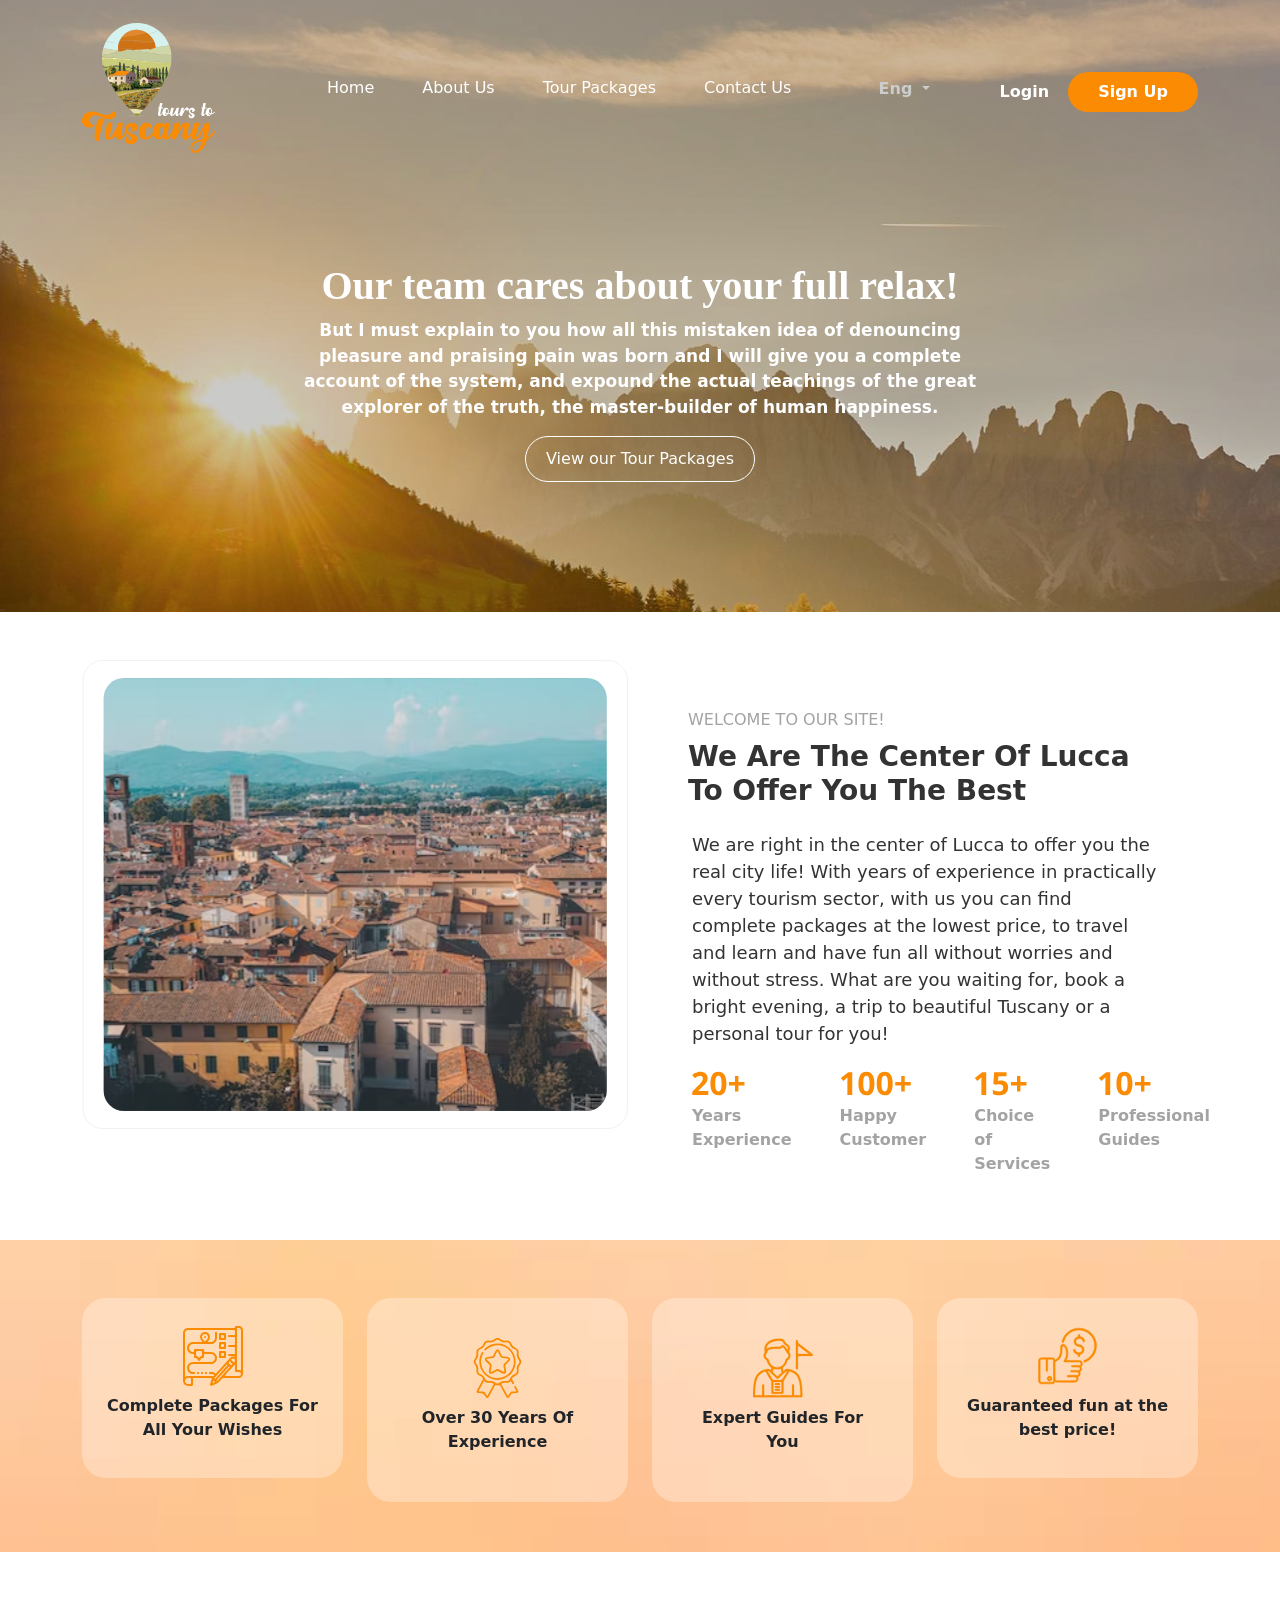
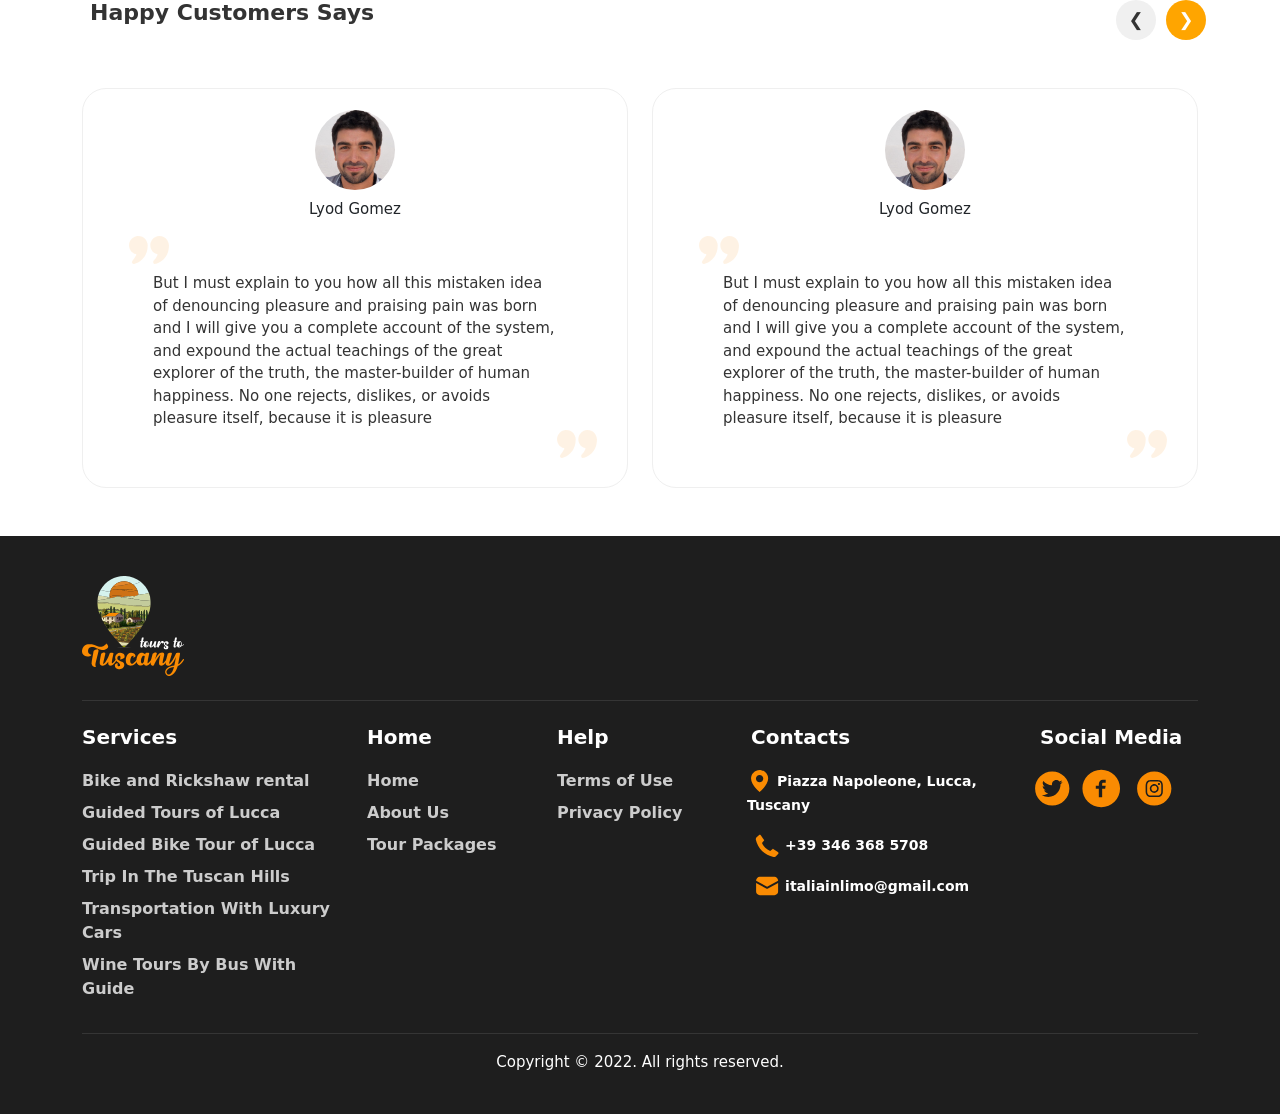
<file: about.html>
<!DOCTYPE html>
<html lang="en">
<head>
    <meta charset="UTF-8">
    <meta name="viewport" content="width=device-width, initial-scale=1.0">
    <title>About Us</title>
     <link rel="stylesheet" href="assets/css/style.css">
     <link href="https://cdn.jsdelivr.net/npm/bootstrap@5.3.6/dist/css/bootstrap.min.css" rel="stylesheet"
        integrity="sha384-4Q6Gf2aSP4eDXB8Miphtr37CMZZQ5oXLH2yaXMJ2w8e2ZtHTl7GptT4jmndRuHDT" crossorigin="anonymous">
    <link rel="stylesheet" href="https://cdn.jsdelivr.net/npm/bootstrap-icons@1.11.3/font/bootstrap-icons.css">
</head>
<body>
    <div class="second-bg-img">
          <nav class="navbar navbar-expand-lg">
  <div class="container">
    <a class="navbar-brand" href="#">
        <img class="logo-img" src="assets/images/logo (2).svg" alt="">
    </a>
    <button class="navbar-toggler" type="button" data-bs-toggle="collapse" data-bs-target="#navbarSupportedContent" aria-controls="navbarSupportedContent" aria-expanded="false" aria-label="Toggle navigation">
      <span class="navbar-toggler-icon"></span>
    </button>
    <div class="collapse navbar-collapse" id="navbarSupportedContent">
      <ul class="navbar-nav me-auto mb-2 mb-lg-0 nav-ul ms-5">
        <li class="ms-5">Home</li>
        <li class="ms-5">About Us</li>
        <li class="ms-5">Tour Packages</li>
        <li class="ms-5">Contact Us</li>
      </ul>
      <form class="d-flex" role="search">
        <div class="dropdown dropdown-style-set">
            <a class="dropdown-style dropdown-toggle" href="#" role="button" data-bs-toggle="dropdown" aria-expanded="false">
                 <spa class="eng"> Eng</span>
            </a>

                <ul class="dropdown-menu">
                    <li><a class="dropdown-item" href="#">Action</a></li>
                    <li><a class="dropdown-item" href="#">Another action</a></li>
                   <li><a class="dropdown-item" href="#">Something else here</a></li>
                </ul>
            </div>
            <div class="ms-5">
                 <button class="login-btn  ">Login</button>
                <button class="sign-up-btn ms-2">Sign Up</button>
            </div>
      </form>
    </div>
  </div>
</nav>

  <section class="mt-5">
        <div class="container">
            <div class="row">
                <div class="text-center mt-5">
                    <h1 class="section-heading-1">Our team cares about your full relax!</h1>
                </div>
                <p class="Enjoy-para-1">But I must explain to you how all this mistaken idea of denouncing <br> pleasure and praising pain was born and I will give you a complete <br> account of the system, and expound the actual teachings of the great <br> explorer of the truth, the master-builder of human happiness.</p>
               <div class="text-center">
                 <button class="veiw-btn">View our Tour Packages</button>
               </div>
            </div>
        </div>
    </section>
    </div>


     <section class="mt-5">
        <div class="container">
            <div class="row">
                <div class="col-lg-6">
                    <div>
                        <img class="w-100" src="assets/images/image (14).svg" alt="">
                    </div>
                </div>
                <div class="col-lg-6 mt-5 px-5">
                    <span class="site-para">WELCOME TO OUR SITE!</span>
                    <h5 class="visit-heading mt-2">We Are The Center Of Lucca To Offer You The Best</h5>
                    <p class="after-para mt-4 mx-1">We are right in the center of Lucca to offer you the real city life! With years of experience in practically every tourism sector, with us you can find complete packages at the lowest price, to travel and learn and have fun all without worries and without stress. What are you waiting for, book a bright evening, a trip to beautiful Tuscany or a personal tour for you!</p>

                    <div class="d-flex mt-4 mx-1">
                        <div class="">
                        <img src="assets/images/20+.svg" alt="">
                        <p class="years-para mt-2">Years <br> Experience</p>
                    </div>

                    <div class="ms-5">
                        <img src="assets/images/100+.svg" alt="">
                        <p class="years-para mt-2">Happy <br> Customer</p>
                    </div>


                    <div class="ms-5">
                        <img src="assets/images/15+.svg" alt="">
                        <p class="years-para mt-2">Choice of <br> Services</p>
                    </div>


                    <div class="ms-5">
                        <img src="assets/images/10+.svg" alt="">
                        <p class="years-para mt-2">Professional <br> Guides</p>
                    </div>
                    </div>
                </div>
            </div>
        </div>
    </section>

    <section class="mt-5">
        <div class="bg-set-img">
            <div class="container">
                <div class="row">
                    <div class="col-lg-3 mt-2">
                        <div class="complete-box text-center">
                            <img class="mt-2" src="assets/images/icon_map-1.svg" alt="">
                            <p class="complete-para mt-2">Complete Packages For All Your Wishes</p>
                        </div>
                    </div>
                    <div class="col-lg-3 mt-2">
                         <div class="complete-box-2 text-center">
                            <img class="mt-2" src="assets/images/icon_experience.svg" alt="">
                            <p class="complete-para mt-2">Over 30 Years Of Experience</p>
                        </div>
                    </div>
                    <div class="col-lg-3 mt-2">
                         <div class="complete-box-1 text-center">
                            <img class="mt-2" src="assets/images/icon_guide-1.svg" alt="">
                            <p class="complete-para mt-2">Expert Guides For You</p>
                        </div>
                    </div>
                    <div class="col-lg-3 mt-2">
                         <div class="complete-box text-center">
                            <img class="mt-2" src="assets/images/icon_best price-1.svg" alt="">
                            <p class="complete-para mt-2">Guaranteed fun at the best price!</p>
                        </div>
                    </div>
                </div>
            </div>
        </div>
    </section>

    <section class="mt-5">
        <div class="container">
            <div class="row">
                <div class="d-flex justify-content-between mx-2">
                  <div>
                    <h5 class="explore-heading">Happy Customers Says </h5>
                </div>

                <div class="nav-buttons">
                    <button class=" prev-btn">&#10094;</button>
                    <button class=" next-btn">&#10095;</button>
                </div>
              </div>

              <div class="col-lg-6 mt-5">
                <div class="big-box-style">
                    <div class="text-center mt-3">
                        <img class="" src="assets/images/Ellipse 4 (1).svg" alt="">
                         <p class="gomez-para mt-2">Lyod Gomez</p>
                    </div>
                    <div class="mx-3">
                        <img class="" src="assets/images/Asset 16 1.svg" alt="">
                        <p class="mx-4 mt-2 but-para mb-0">But I must explain to you how all this mistaken idea of denouncing pleasure and praising pain was born and I will give you a complete account of the system, and expound the actual teachings of the great explorer of the truth, the master-builder of human happiness. No one rejects, dislikes, or avoids pleasure itself, because it is pleasure</p>
                    </div>
                    <div class="text-end mb-4">
                        <img class="" src="assets/images/Asset 16 1.svg" alt="">
                    </div>
                </div>
              </div>
               <div class="col-lg-6 mt-5">
                <div class="big-box-style">
                    <div class="text-center mt-3">
                        <img class="" src="assets/images/Ellipse 4 (1).svg" alt="">
                         <p class="gomez-para mt-2">Lyod Gomez</p>
                    </div>
                    <div class="mx-3">
                        <img class="" src="assets/images/Asset 16 1.svg" alt="">
                        <p class="mx-4 mt-2 but-para mb-0">But I must explain to you how all this mistaken idea of denouncing pleasure and praising pain was born and I will give you a complete account of the system, and expound the actual teachings of the great explorer of the truth, the master-builder of human happiness. No one rejects, dislikes, or avoids pleasure itself, because it is pleasure</p>
                    </div>
                    <div class="text-end mb-4">
                        <img class="" src="assets/images/Asset 16 1.svg" alt="">
                    </div>
                </div>
              </div>
            </div>
        </div>
    </section>


    <footer class="footer mt-5">
    <div class="container">
      <div class="row">
        <div class="col-md-12 d-flex align-items-center ">
          <img class="set-img-3 mb-4" src="assets/images/logo (2).svg" alt="" >
        </div>
      </div>
      <div class=" border-bottom-set">

      </div>

      <div class="row mt-4">
        <div class="col-md-3 col-sm-6">
          <h5 class="service-heading">Services</h5>
          <ul class="list-unstyled">
            <li class="mt-2"><a class=" bike-style" href="#">Bike and Rickshaw rental</a></li>
            <li class="mt-2"><a class=" bike-style" href="#">Guided Tours of Lucca</a></li>
            <li class="mt-2"><a class=" bike-style" href="#">Guided Bike Tour of Lucca</a></li>
            <li class="mt-2"><a class=" bike-style" href="#">Trip In The Tuscan Hills</a></li>
            <li class="mt-2"><a class=" bike-style" href="#">Transportation With Luxury Cars</a></li>
            <li class="mt-2"><a class=" bike-style" href="#">Wine Tours By Bus With Guide</a></li>
          </ul>
        </div>

        <div class="col-md-2 col-sm-6">
          <h5 class="service-heading">Home</h5>
          <ul class="list-unstyled">
            <li class="mt-2"><a class="bike-style" href="#">Home</a></li>
            <li class="mt-2"><a class="bike-style" href="#">About Us</a></li>
            <li class="mt-2"><a class="bike-style" href="#">Tour Packages</a></li>
          </ul>
        </div>

        <div class="col-md-2 col-sm-6">
          <h5 class="service-heading">Help</h5>
          <ul class="list-unstyled">
            <li class="mt-2"><a class="bike-style" href="#">Terms of Use</a></li>
            <li class="mt-2"><a class="bike-style" href="#">Privacy Policy</a></li>
          </ul>
        </div>

        <div class="col-md-3 col-sm-6">
          <h5 class="service-heading mx-1">Contacts</h5>
            <div class="">
                <img class="" src="assets/images/ci_location.svg" alt="">
                <span class="piazza-span ">Piazza Napoleone, Lucca, Tuscany</span>
            </div>

            <div class="mt-3 mx-2">
                <img class="" src="assets/images/clarity_phone-handset-solid.svg" alt="">
                <span class="piazza-span ">+39 346 368 5708</span>
            </div>

            <div class="mt-3 mx-2">
                <img class="" src="assets/images/fluent_mail-16-filled.svg" alt="">
                <span class="piazza-span ">italiainlimo@gmail.com</span>
            </div>
        </div>

        <div class="col-md-2 col-sm-12">
          <h5 class="service-heading mx-2">Social Media</h5>
          <div class=" mt-2">
            <img class="set-img-icon" src="assets/images/ant-design_twitter-circle-filled.svg" alt="">
            <img class="set-img-icon mx-1" src="assets/images/entypo-social_facebook-with-circle.svg" alt="">
            <img class="set-img-icon mx-1" src="assets/images/ant-design_twitter-circle-filled (1).svg" alt="">
        </div>
        </div>
      </div>
      <div class="border-top-set mt-3"></div>
      <div class="text-center mt-3">
            <span class="footer-copyright">Copyright © 2022.  All rights reserved.</span>
        </div>
    </div>
  </footer>
     <script src="https://cdn.jsdelivr.net/npm/bootstrap@5.3.6/dist/js/bootstrap.bundle.min.js"
        integrity="sha384-j1CDi7MgGQ12Z7Qab0qlWQ/Qqz24Gc6BM0thvEMVjHnfYGF0rmFCozFSxQBxwHKO"
        crossorigin="anonymous"></script>
</body>
</html>
</file>
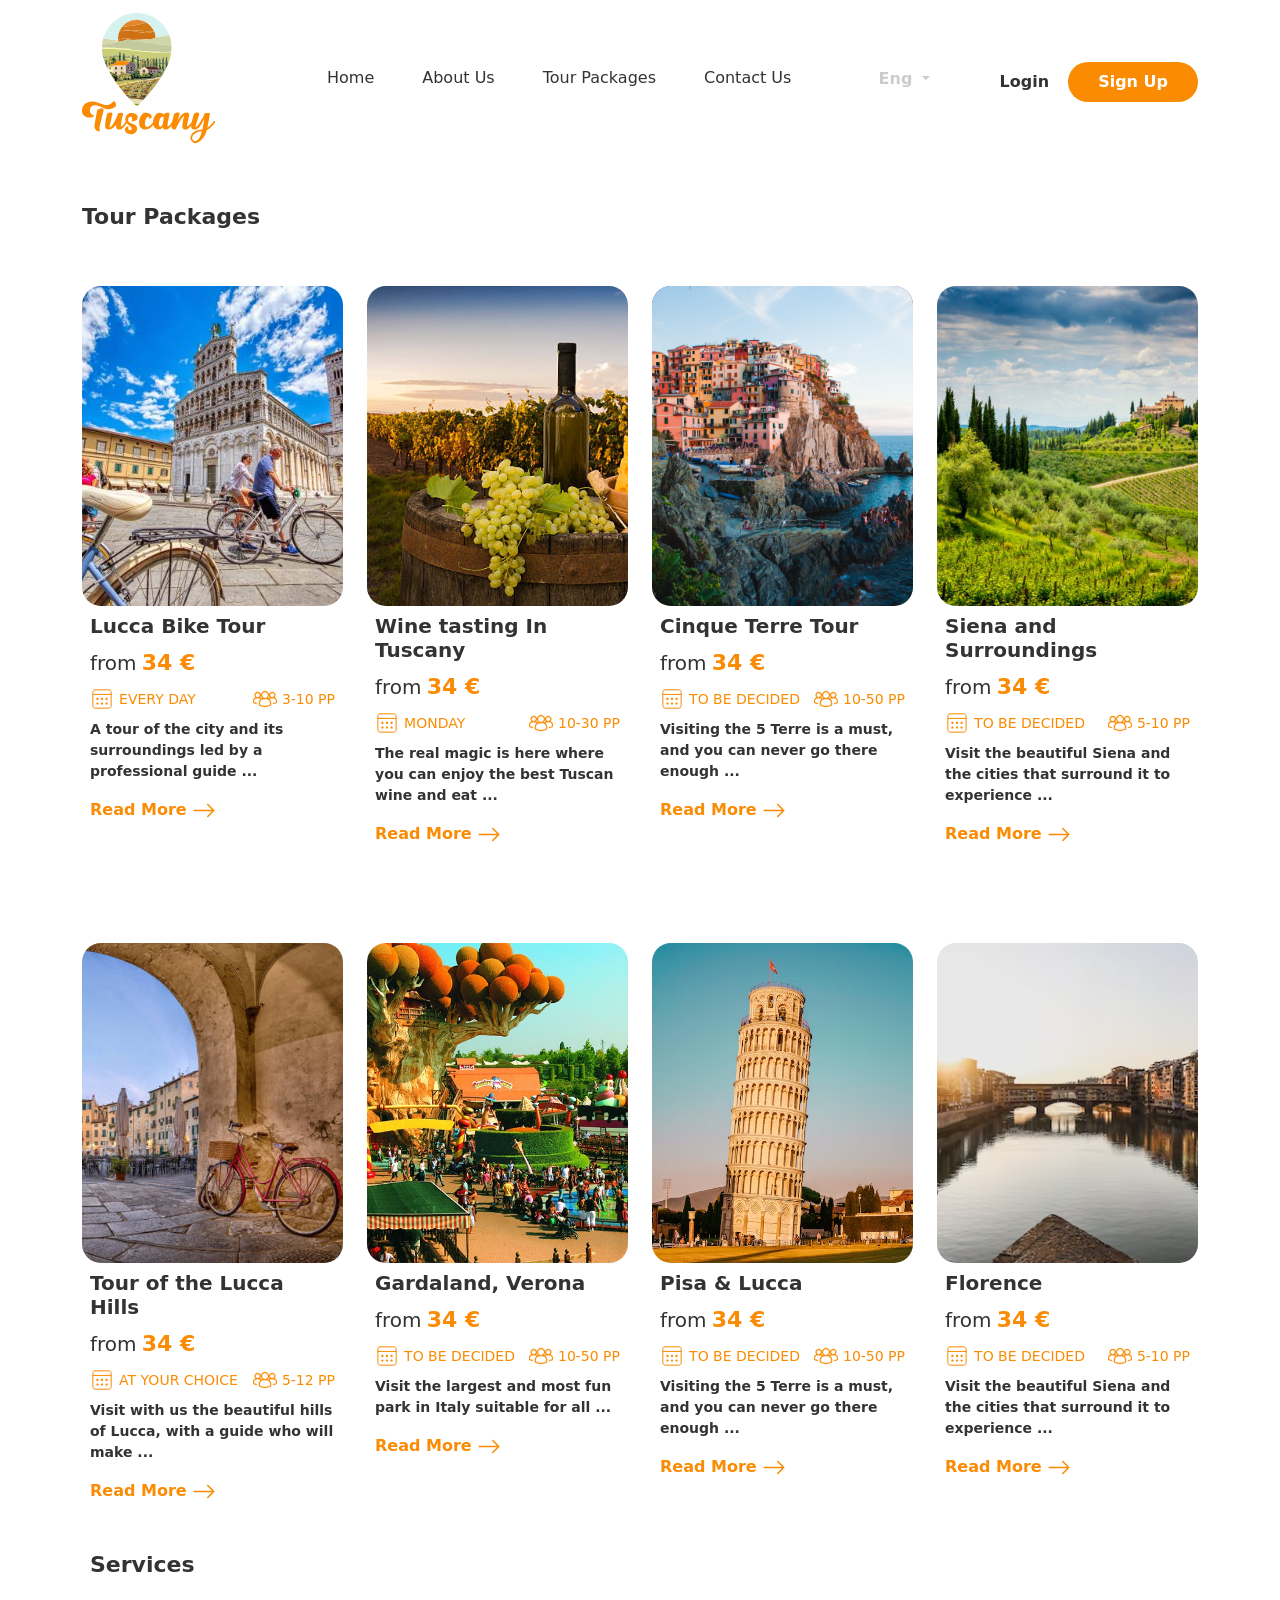
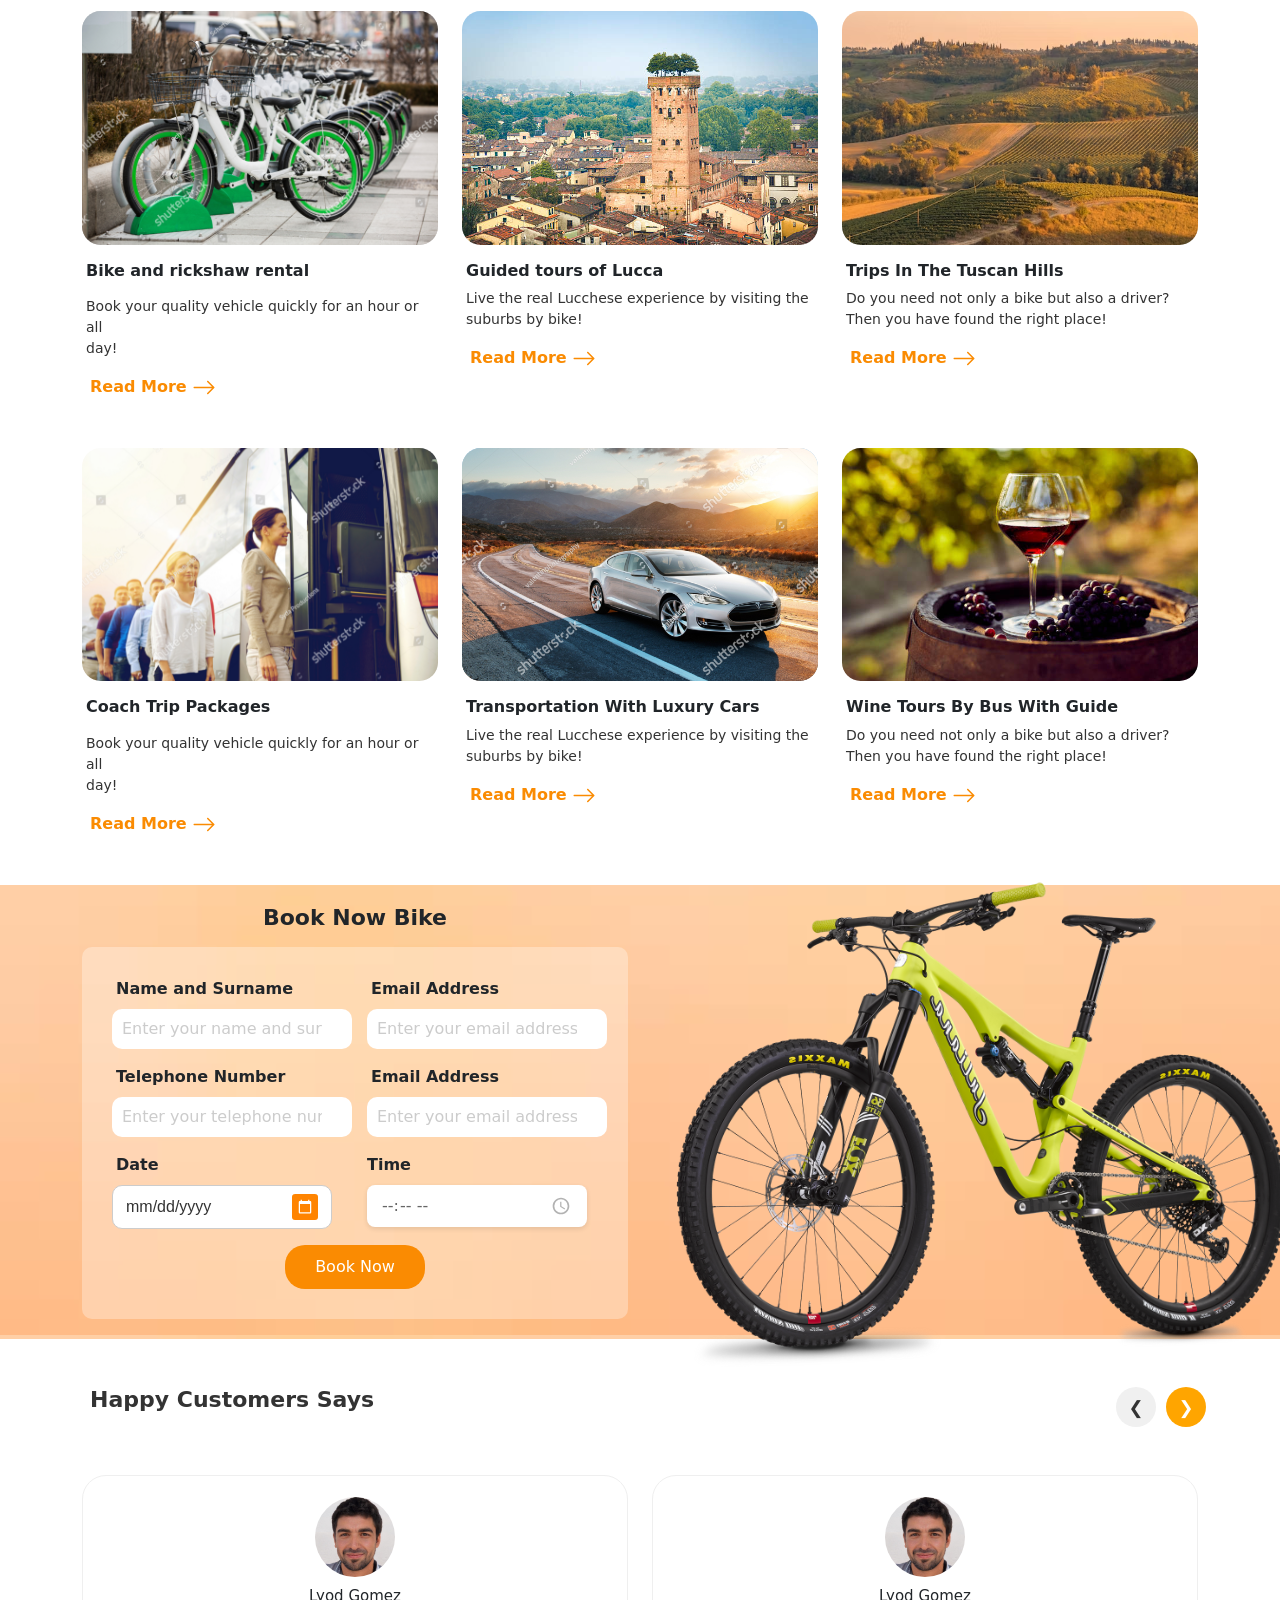
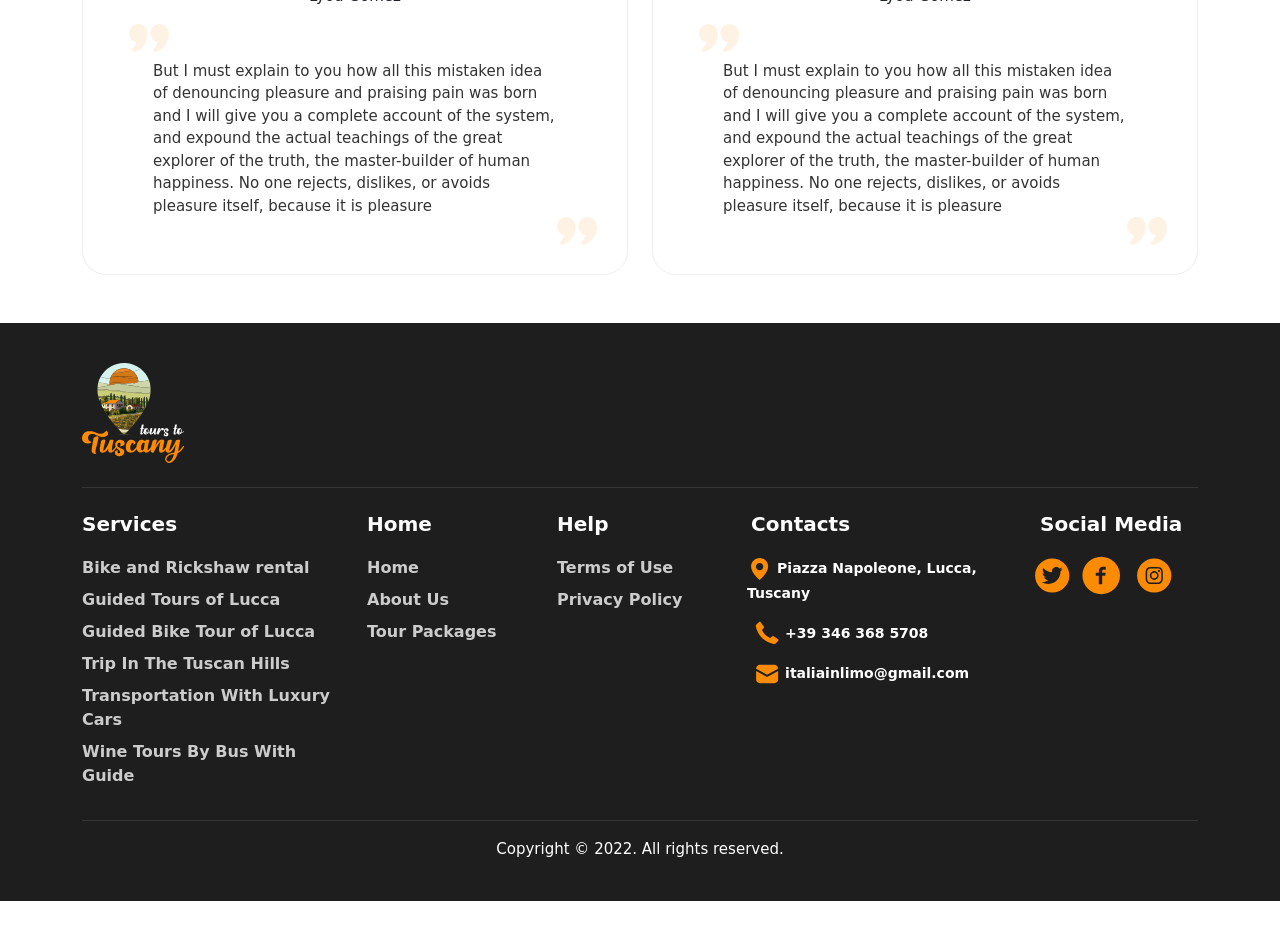
<file: tour-packages.html>
<!DOCTYPE html>
<html lang="en">
<head>
    <meta charset="UTF-8">
    <meta name="viewport" content="width=device-width, initial-scale=1.0">
    <title>Tour Packages</title>
     <link rel="stylesheet" href="assets/css/style.css">
     <link href="https://cdn.jsdelivr.net/npm/bootstrap@5.3.6/dist/css/bootstrap.min.css" rel="stylesheet"
        integrity="sha384-4Q6Gf2aSP4eDXB8Miphtr37CMZZQ5oXLH2yaXMJ2w8e2ZtHTl7GptT4jmndRuHDT" crossorigin="anonymous">
    <link rel="stylesheet" href="https://cdn.jsdelivr.net/npm/bootstrap-icons@1.11.3/font/bootstrap-icons.css">
</head>
<body>

    <nav class="navbar navbar-expand-lg">
  <div class="container">
    <a class="navbar-brand" href="#">
        <img class="logo-img" src="assets/images/logo (2).svg" alt="">
    </a>
    <button class="navbar-toggler" type="button" data-bs-toggle="collapse" data-bs-target="#navbarSupportedContent" aria-controls="navbarSupportedContent" aria-expanded="false" aria-label="Toggle navigation">
      <span class="navbar-toggler-icon"></span>
    </button>
    <div class="collapse navbar-collapse" id="navbarSupportedContent">
      <ul class="navbar-nav me-auto mb-2 mb-lg-0 nav-ul-1 ms-5">
        <li class="ms-5">Home</li>
        <li class="ms-5">About Us</li>
        <li class="ms-5">Tour Packages</li>
        <li class="ms-5">Contact Us</li>
      </ul>
      <form class="d-flex" role="search">
        <div class="dropdown dropdown-style-set">
            <a class="dropdown-style dropdown-toggle" href="#" role="button" data-bs-toggle="dropdown" aria-expanded="false">
                 <spa class="eng"> Eng</span>
            </a>

                <ul class="dropdown-menu">
                    <li><a class="dropdown-item" href="#">Action</a></li>
                    <li><a class="dropdown-item" href="#">Another action</a></li>
                   <li><a class="dropdown-item" href="#">Something else here</a></li>
                </ul>
            </div>
            <div class="ms-5">
                 <button class="login-btn-1  ">Login</button>
                <button class="sign-up-btn ms-2">Sign Up</button>
            </div>
      </form>
    </div>
  </div>
</nav>

 <section class="mt-5">
        <div class="container">
            <div class="row">
                  <div>
                    <h5 class="explore-heading">Tour Packages </h5>
                </div>


              <div class="col-lg-3 mt-5">
                <div>
                    <img class="w-100" src="assets/images/Rectangle 16.svg" alt="">
                </div>
                <div class="mx-2 mt-2">
                    <h5 class="card-heading">Lucca Bike Tour</h5>
                    <span class="from-span">from</span>
                    <span class="euro">34 €</span>
                </div>

                <div class="mx-2 d-flex justify-content-between mt-2">
                    <div>
                        <img src="assets/images/system-uicons_calendar-month-1.svg" alt="">
                        <span class="every-day">EVERY DAY</span>
                    </div>
                    <div>
                        <img src="assets/images/icon_private tours-1.svg" alt="">
                        <span class="every-day">3-10 PP</span>
                    </div>
                </div>

                <div class="mx-2 mt-2">
                    <p class="tour-para">A tour of the city and its surroundings led by a professional guide ...</p>
                </div>
                <div class="mx-2">
                    <span class="read-more">Read More</span>
                    <img src="assets/images/bi_arrow-right.svg" alt="">
                </div>
              </div>
              <div class="col-lg-3 mt-5">
                <div>
                    <img class="w-100" src="assets/images/Rectangle 16 (1).svg" alt="">
                </div>
                <div class="mx-2 mt-2">
                    <h5 class="card-heading">Wine tasting In Tuscany</h5>
                    <span class="from-span">from</span>
                    <span class="euro">34 €</span>
                </div>

                <div class="mx-2 d-flex justify-content-between mt-2">
                    <div>
                        <img src="assets/images/system-uicons_calendar-month-1.svg" alt="">
                        <span class="every-day">MONDAY</span>
                    </div>
                    <div>
                        <img src="assets/images/icon_private tours-1.svg" alt="">
                        <span class="every-day">10-30 PP</span>
                    </div>
                </div>

                <div class="mx-2 mt-2">
                    <p class="tour-para">The real magic is here where you can enjoy the best Tuscan wine and eat ...</p>
                </div>
                <div class="mx-2">
                    <span class="read-more">Read More</span>
                    <img src="assets/images/bi_arrow-right.svg" alt="">
                </div>
              </div>
              <div class="col-lg-3 mt-5">
                <div>
                    <img class="w-100" src="assets/images/Rectangle 16 (2).svg" alt="">
                </div>
                <div class="mx-2 mt-2">
                    <h5 class="card-heading">Cinque Terre Tour</h5>
                    <span class="from-span">from</span>
                    <span class="euro">34 €</span>
                </div>

                <div class="mx-2 d-flex justify-content-between mt-2">
                    <div>
                        <img src="assets/images/system-uicons_calendar-month-1.svg" alt="">
                        <span class="every-day">TO BE DECIDED</span>
                    </div>
                    <div>
                        <img src="assets/images/icon_private tours-1.svg" alt="">
                        <span class="every-day">10-50 PP</span>
                    </div>
                </div>

                <div class="mx-2 mt-2">
                    <p class="tour-para">Visiting the 5 Terre is a must, and you can never go there enough ...</p>
                </div>

                <div class="mx-2">
                    <span class="read-more">Read More</span>
                    <img src="assets/images/bi_arrow-right.svg" alt="">
                </div>
              </div>
              <div class="col-lg-3 mt-5">
                <div>
                    <img class="w-100" src="assets/images/Rectangle 16 (3).svg" alt="">
                </div>
                 <div class="mx-2 mt-2">
                    <h5 class="card-heading">Siena and Surroundings</h5>
                    <span class="from-span">from</span>
                    <span class="euro">34 €</span>
                </div>

                <div class="mx-2 d-flex justify-content-between mt-2">
                    <div>
                        <img src="assets/images/system-uicons_calendar-month-1.svg" alt="">
                        <span class="every-day">TO BE DECIDED</span>
                    </div>
                    <div>
                        <img src="assets/images/icon_private tours-1.svg" alt="">
                        <span class="every-day">5-10 PP</span>
                    </div>
                </div>

                <div class="mx-2 mt-2">
                    <p class="tour-para">Visit the beautiful Siena and the cities that surround it to experience ...</p>
                </div>
                <div class="mx-2">
                    <span class="read-more">Read More</span>
                    <img src="assets/images/bi_arrow-right.svg" alt="">
                </div>
              </div>

            </div>
        </div>
    </section>

    <section class="mt-5">
        <div class="container">
            <div class="row">

              <div class="col-lg-3 mt-5">
                <div>
                    <img class="w-100" src="assets/images/Rectangle 16-(1).svg" alt="">
                </div>
                <div class="mx-2 mt-2">
                    <h5 class="card-heading">Tour of the Lucca Hills</h5>
                    <span class="from-span">from</span>
                    <span class="euro">34 €</span>
                </div>

                <div class="mx-2 d-flex justify-content-between mt-2">
                    <div>
                        <img src="assets/images/system-uicons_calendar-month-1.svg" alt="">
                        <span class="every-day">AT YOUR CHOICE</span>
                    </div>
                    <div>
                        <img src="assets/images/icon_private tours-1.svg" alt="">
                        <span class="every-day">5-12 PP</span>
                    </div>
                </div>

                <div class="mx-2 mt-2">
                    <p class="tour-para">Visit with us the beautiful hills of Lucca, with a guide who will make ...</p>
                </div>
                <div class="mx-2">
                    <span class="read-more">Read More</span>
                    <img src="assets/images/bi_arrow-right.svg" alt="">
                </div>
              </div>
              <div class="col-lg-3 mt-5">
                <div>
                    <img class="w-100" src="assets/images/Rectangle 16(2).svg" alt="">
                </div>
                <div class="mx-2 mt-2">
                    <h5 class="card-heading">Gardaland, Verona</h5>
                    <span class="from-span">from</span>
                    <span class="euro">34 €</span>
                </div>

                <div class="mx-2 d-flex justify-content-between mt-2">
                    <div>
                        <img src="assets/images/system-uicons_calendar-month-1.svg" alt="">
                        <span class="every-day">TO BE DECIDED</span>
                    </div>
                    <div>
                        <img src="assets/images/icon_private tours-1.svg" alt="">
                        <span class="every-day">10-50 PP</span>
                    </div>
                </div>

                <div class="mx-2 mt-2">
                    <p class="tour-para">Visit the largest and most fun park in Italy suitable for all ...</p>
                </div>
                <div class="mx-2">
                    <span class="read-more">Read More</span>
                    <img src="assets/images/bi_arrow-right.svg" alt="">
                </div>
              </div>
              <div class="col-lg-3 mt-5">
                <div>
                    <img class="w-100" src="assets/images/Rectangle 16(3).svg" alt="">
                </div>
                <div class="mx-2 mt-2">
                    <h5 class="card-heading">Pisa & Lucca</h5>
                    <span class="from-span">from</span>
                    <span class="euro">34 €</span>
                </div>

                <div class="mx-2 d-flex justify-content-between mt-2">
                    <div>
                        <img src="assets/images/system-uicons_calendar-month-1.svg" alt="">
                        <span class="every-day">TO BE DECIDED</span>
                    </div>
                    <div>
                        <img src="assets/images/icon_private tours-1.svg" alt="">
                        <span class="every-day">10-50 PP</span>
                    </div>
                </div>

                <div class="mx-2 mt-2">
                    <p class="tour-para">Visiting the 5 Terre is a must, and you can never go there enough ...</p>
                </div>

                <div class="mx-2">
                    <span class="read-more">Read More</span>
                    <img src="assets/images/bi_arrow-right.svg" alt="">
                </div>
              </div>
              <div class="col-lg-3 mt-5">
                <div>
                    <img class="w-100" src="assets/images/Rectangle 16(5).svg" alt="">
                </div>
                 <div class="mx-2 mt-2">
                    <h5 class="card-heading">Florence</h5>
                    <span class="from-span">from</span>
                    <span class="euro">34 €</span>
                </div>

                <div class="mx-2 d-flex justify-content-between mt-2">
                    <div>
                        <img src="assets/images/system-uicons_calendar-month-1.svg" alt="">
                        <span class="every-day">TO BE DECIDED</span>
                    </div>
                    <div>
                        <img src="assets/images/icon_private tours-1.svg" alt="">
                        <span class="every-day">5-10 PP</span>
                    </div>
                </div>

                <div class="mx-2 mt-2">
                    <p class="tour-para">Visit the beautiful Siena and the cities that surround it to experience ...</p>
                </div>
                <div class="mx-2">
                    <span class="read-more">Read More</span>
                    <img src="assets/images/bi_arrow-right.svg" alt="">
                </div>
              </div>

            </div>
        </div>
    </section>


    <section class="mt-5">
        <div class="container">
            <div class="row">
                <div class="mb-4 mx-2">
                    <h5 class="explore-heading ">Services</h5>
                </div>
                <div class="col-lg-4">
                    <div>
                        <img class="w-100" src="assets/images/Rectangle 18(1).svg" alt="">
                        <h5 class="bike-heading mt-3 mx-1">Bike and rickshaw rental</h5>
                        <p class="quality-para mt-3 mx-1">Book your quality vehicle quickly for an hour or all <br> day!</p>
                    </div>
                    <div class="mx-2">
                    <span class="read-more">Read More</span>
                    <img src="assets/images/bi_arrow-right.svg" alt="">
                </div>
                </div>
                <div class="col-lg-4">
                    <div>
                        <img class="w-100" src="assets/images/Rectangle 19 (1)-1.svg" alt="">
                        <h5 class="bike-heading mt-3 mx-1">Guided tours of Lucca</h5>
                        <p class="quality-para mt-1 mx-1">Live the real Lucchese experience by visiting the suburbs by bike!</p>
                    </div>
                    <div class="mx-2">
                    <span class="read-more">Read More</span>
                    <img src="assets/images/bi_arrow-right.svg" alt="">
                </div>
                </div>
                <div class="col-lg-4">
                    <div>
                        <img class="w-100" src="assets/images/Rectangle 20 (1)-1.svg" alt="">
                        <h5 class="bike-heading mt-3 mx-1">Trips In The Tuscan Hills</h5>
                        <p class="quality-para mt-1 mx-1">Do you need not only a bike but also a driver? Then you have found the right place!</p>
                    </div>
                    <div class="mx-2">
                    <span class="read-more">Read More</span>
                    <img src="assets/images/bi_arrow-right.svg" alt="">
                </div>
                </div>
            </div>
        </div>
    </section>

    <section class="mt-5">
        <div class="container">
            <div class="row">
                
                <div class="col-lg-4">
                    <div>
                        <img class="w-100" src="assets/images/Rectangle 18-1.svg" alt="">
                        <h5 class="bike-heading mt-3 mx-1">Coach Trip Packages</h5>
                        <p class="quality-para mt-3 mx-1">Book your quality vehicle quickly for an hour or all <br> day!</p>
                    </div>
                    <div class="mx-2">
                    <span class="read-more">Read More</span>
                    <img src="assets/images/bi_arrow-right.svg" alt="">
                </div>
                </div>
                <div class="col-lg-4">
                    <div>
                        <img class="w-100" src="assets/images/Rectangle 19 (1)-0.svg" alt="">
                        <h5 class="bike-heading mt-3 mx-1">Transportation With Luxury Cars</h5>
                        <p class="quality-para mt-1 mx-1">Live the real Lucchese experience by visiting the suburbs by bike!</p>
                    </div>
                    <div class="mx-2">
                    <span class="read-more">Read More</span>
                    <img src="assets/images/bi_arrow-right.svg" alt="">
                </div>
                </div>
                <div class="col-lg-4">
                    <div>
                        <img class="w-100" src="assets/images/Rectangle 20 (0).svg" alt="">
                        <h5 class="bike-heading mt-3 mx-1">Wine Tours By Bus With Guide</h5>
                        <p class="quality-para mt-1 mx-1">Do you need not only a bike but also a driver? Then you have found the right place!</p>
                    </div>
                    <div class="mx-2">
                    <span class="read-more">Read More</span>
                    <img src="assets/images/bi_arrow-right.svg" alt="">
                </div>
                </div>
            </div>
        </div>
    </section>



    <section class="set-section mt-5">
        <div class="section-bg-img-2">
            <div class="container">
                <div class="row">
                    <div class="col-lg-6">
                        <div class="text-center">
                            <h5 class="book-heading">Book Now Bike</h5>
                        </div>
                        <div class="small-section mt-3">
                            <div class="row">
                                <div class="col-lg-6">
                                   <div>
                                     <span class="name-span mx-1">Name and Surname</span>
                                    <input class="input-style mt-2" type="text" placeholder="Enter your name and surname">
                                   </div>
                                   <div class="mt-3">
                                     <span class="name-span mx-1">Telephone Number</span>
                                    <input class="input-style mt-2" type="text" placeholder="Enter your telephone number">
                                   </div>

                                    <div class="mt-3">
                                    <p class="date-para mb-2 mx-1">Date</p>
                                    <input class="input-style-1 " type="date">
                                   </div>
                                </div>
                                <div class="col-lg-6">
                                     <div>
                                        <span class="name-span mx-1">Email Address</span>
                                        <input class="input-style mt-2" type="text" placeholder="Enter your email address">
                                     </div>

                                      <div class="mt-3">
                                        <span class="name-span mx-1">Email Address</span>
                                        <input class="input-style mt-2" type="text" placeholder="Enter your email address">
                                     </div>

                                     <div class="mt-3">
                                        <p class="date-para mb-2">Time</p>
                                        <input type="time" class="time-picker" placeholder="Select the time">
                                     </div>
                                </div>


                                <div class="text-center">
                                    <button class="back-now mt-3">Book Now</button>
                                </div>
                            </div>

                        </div>
                    </div>
                    <div class="col-lg-6">
                        <div class="d-none d-lg-block">
                            <img class=" set-img-2" src="assets/images/bike picture.svg" alt="">
                        </div>
                    </div>

                </div>
            </div>
        </div>
    </section>

     <section class="mt-5">
        <div class="container">
            <div class="row">
                <div class="d-flex justify-content-between mx-2">
                  <div>
                    <h5 class="explore-heading">Happy Customers Says </h5>
                </div>

                <div class="nav-buttons">
                    <button class=" prev-btn">&#10094;</button>
                    <button class=" next-btn">&#10095;</button>
                </div>
              </div>

              <div class="col-lg-6 mt-5">
                <div class="big-box-style">
                    <div class="text-center mt-3">
                        <img class="" src="assets/images/Ellipse 4 (1).svg" alt="">
                         <p class="gomez-para mt-2">Lyod Gomez</p>
                    </div>
                    <div class="mx-3">
                        <img class="" src="assets/images/Asset 16 1.svg" alt="">
                        <p class="mx-4 mt-2 but-para mb-0">But I must explain to you how all this mistaken idea of denouncing pleasure and praising pain was born and I will give you a complete account of the system, and expound the actual teachings of the great explorer of the truth, the master-builder of human happiness. No one rejects, dislikes, or avoids pleasure itself, because it is pleasure</p>
                    </div>
                    <div class="text-end mb-4">
                        <img class="" src="assets/images/Asset 16 1.svg" alt="">
                    </div>
                </div>
              </div>
               <div class="col-lg-6 mt-5">
                <div class="big-box-style">
                    <div class="text-center mt-3">
                        <img class="" src="assets/images/Ellipse 4 (1).svg" alt="">
                         <p class="gomez-para mt-2">Lyod Gomez</p>
                    </div>
                    <div class="mx-3">
                        <img class="" src="assets/images/Asset 16 1.svg" alt="">
                        <p class="mx-4 mt-2 but-para mb-0">But I must explain to you how all this mistaken idea of denouncing pleasure and praising pain was born and I will give you a complete account of the system, and expound the actual teachings of the great explorer of the truth, the master-builder of human happiness. No one rejects, dislikes, or avoids pleasure itself, because it is pleasure</p>
                    </div>
                    <div class="text-end mb-4">
                        <img class="" src="assets/images/Asset 16 1.svg" alt="">
                    </div>
                </div>
              </div>
            </div>
        </div>
    </section>

     <footer class="footer mt-5">
    <div class="container">
      <div class="row">
        <div class="col-md-12 d-flex align-items-center ">
          <img class="set-img-3 mb-4" src="assets/images/logo (2).svg" alt="" >
        </div>
      </div>
      <div class=" border-bottom-set">

      </div>

      <div class="row mt-4">
        <div class="col-md-3 col-sm-6">
          <h5 class="service-heading">Services</h5>
          <ul class="list-unstyled">
            <li class="mt-2"><a class=" bike-style" href="#">Bike and Rickshaw rental</a></li>
            <li class="mt-2"><a class=" bike-style" href="#">Guided Tours of Lucca</a></li>
            <li class="mt-2"><a class=" bike-style" href="#">Guided Bike Tour of Lucca</a></li>
            <li class="mt-2"><a class=" bike-style" href="#">Trip In The Tuscan Hills</a></li>
            <li class="mt-2"><a class=" bike-style" href="#">Transportation With Luxury Cars</a></li>
            <li class="mt-2"><a class=" bike-style" href="#">Wine Tours By Bus With Guide</a></li>
          </ul>
        </div>

        <div class="col-md-2 col-sm-6">
          <h5 class="service-heading">Home</h5>
          <ul class="list-unstyled">
            <li class="mt-2"><a class="bike-style" href="#">Home</a></li>
            <li class="mt-2"><a class="bike-style" href="#">About Us</a></li>
            <li class="mt-2"><a class="bike-style" href="#">Tour Packages</a></li>
          </ul>
        </div>

        <div class="col-md-2 col-sm-6">
          <h5 class="service-heading">Help</h5>
          <ul class="list-unstyled">
            <li class="mt-2"><a class="bike-style" href="#">Terms of Use</a></li>
            <li class="mt-2"><a class="bike-style" href="#">Privacy Policy</a></li>
          </ul>
        </div>

        <div class="col-md-3 col-sm-6">
          <h5 class="service-heading mx-1">Contacts</h5>
            <div class="">
                <img class="" src="assets/images/ci_location.svg" alt="">
                <span class="piazza-span ">Piazza Napoleone, Lucca, Tuscany</span>
            </div>

            <div class="mt-3 mx-2">
                <img class="" src="assets/images/clarity_phone-handset-solid.svg" alt="">
                <span class="piazza-span ">+39 346 368 5708</span>
            </div>

            <div class="mt-3 mx-2">
                <img class="" src="assets/images/fluent_mail-16-filled.svg" alt="">
                <span class="piazza-span ">italiainlimo@gmail.com</span>
            </div>
        </div>

        <div class="col-md-2 col-sm-12">
          <h5 class="service-heading mx-2">Social Media</h5>
          <div class=" mt-2">
            <img class="set-img-icon" src="assets/images/ant-design_twitter-circle-filled.svg" alt="">
            <img class="set-img-icon mx-1" src="assets/images/entypo-social_facebook-with-circle.svg" alt="">
            <img class="set-img-icon mx-1" src="assets/images/ant-design_twitter-circle-filled (1).svg" alt="">
        </div>
        </div>
      </div>
      <div class="border-top-set mt-3"></div>
      <div class="text-center mt-3">
            <span class="footer-copyright">Copyright © 2022.  All rights reserved.</span>
        </div>
    </div>
  </footer>
<br><br>



     <script src="https://cdn.jsdelivr.net/npm/bootstrap@5.3.6/dist/js/bootstrap.bundle.min.js"
        integrity="sha384-j1CDi7MgGQ12Z7Qab0qlWQ/Qqz24Gc6BM0thvEMVjHnfYGF0rmFCozFSxQBxwHKO"
        crossorigin="anonymous"></script>
</body>
</html>
</file>
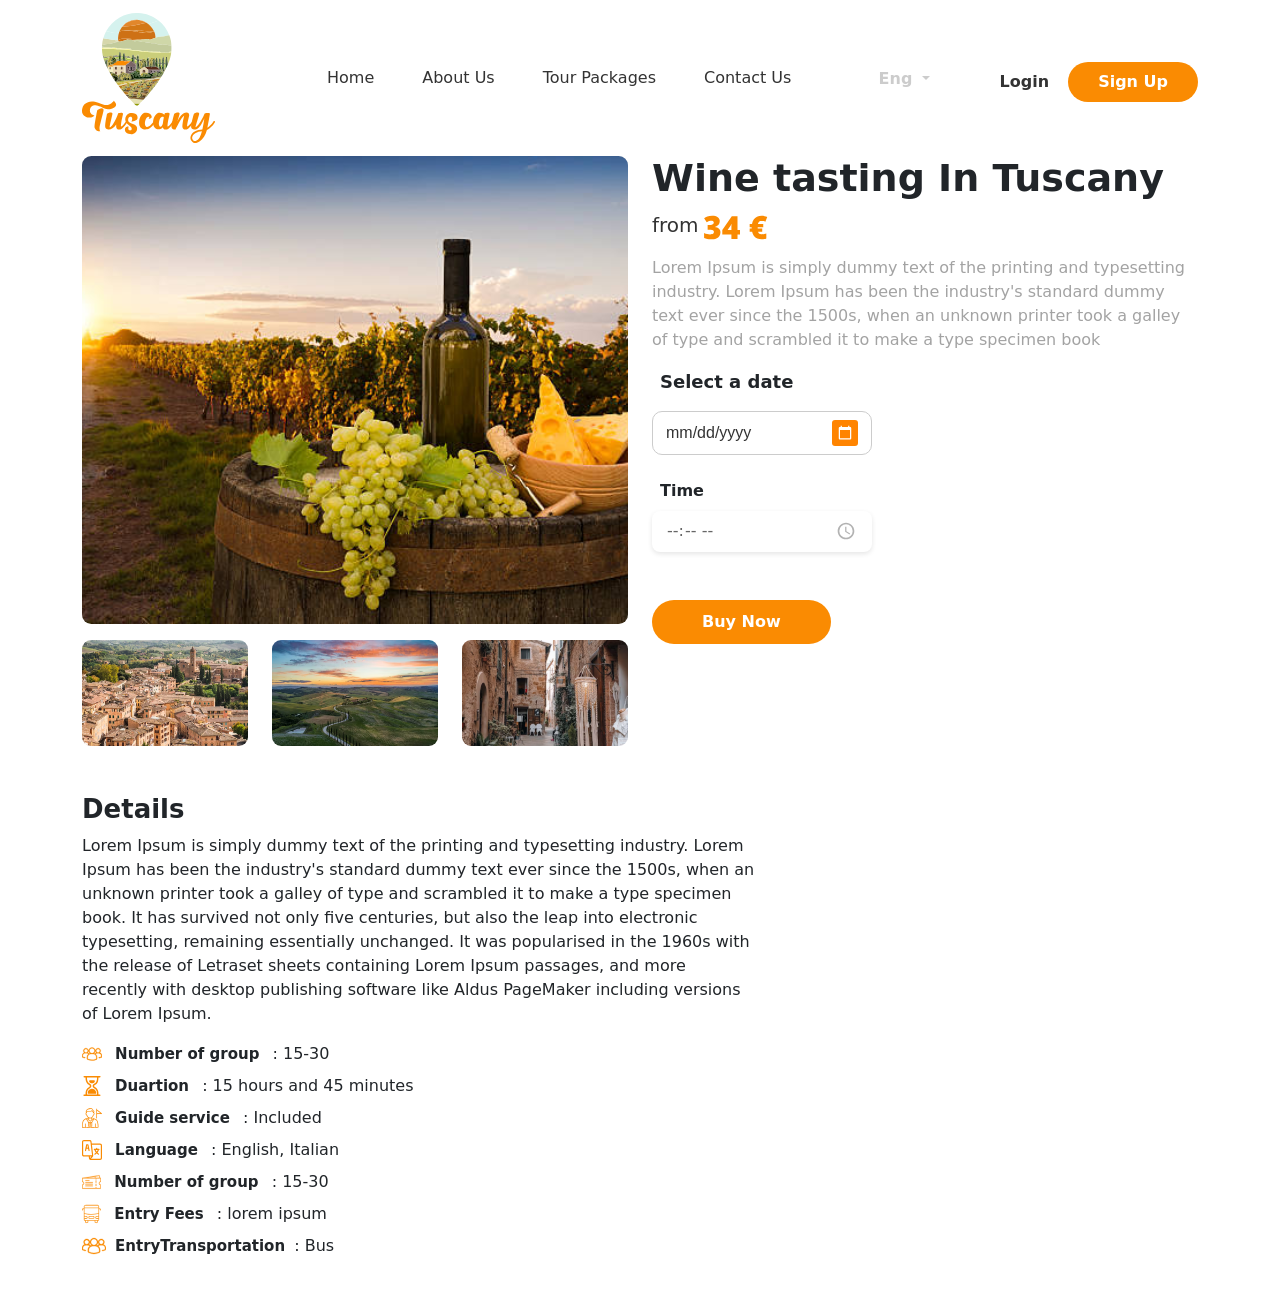
<file: tourPackagedetail.html>
<!DOCTYPE html>
<html lang="en">
<head>
    <meta charset="UTF-8">
    <meta name="viewport" content="width=device-width, initial-scale=1.0">
    <title>Document</title>
     <link rel="stylesheet" href="assets/css/style.css">
     <link href="https://cdn.jsdelivr.net/npm/bootstrap@5.3.6/dist/css/bootstrap.min.css" rel="stylesheet"
        integrity="sha384-4Q6Gf2aSP4eDXB8Miphtr37CMZZQ5oXLH2yaXMJ2w8e2ZtHTl7GptT4jmndRuHDT" crossorigin="anonymous">
    <link rel="stylesheet" href="https://cdn.jsdelivr.net/npm/bootstrap-icons@1.11.3/font/bootstrap-icons.css">
</head>
<body>
    
 <nav class="navbar navbar-expand-lg">
  <div class="container">
    <a class="navbar-brand" href="#">
        <img class="logo-img" src="assets/images/logo (2).svg" alt="">
    </a>
    <button class="navbar-toggler" type="button" data-bs-toggle="collapse" data-bs-target="#navbarSupportedContent" aria-controls="navbarSupportedContent" aria-expanded="false" aria-label="Toggle navigation">
      <span class="navbar-toggler-icon"></span>
    </button>
    <div class="collapse navbar-collapse" id="navbarSupportedContent">
      <ul class="navbar-nav me-auto mb-2 mb-lg-0 nav-ul-1 ms-5">
        <li class="ms-5">Home</li>
        <li class="ms-5">About Us</li>
        <li class="ms-5">Tour Packages</li>
        <li class="ms-5">Contact Us</li>
      </ul>
      <form class="d-flex" role="search">
        <div class="dropdown dropdown-style-set">
            <a class="dropdown-style dropdown-toggle" href="#" role="button" data-bs-toggle="dropdown" aria-expanded="false">
                 <spa class="eng"> Eng</span>
            </a>

                <ul class="dropdown-menu">
                    <li><a class="dropdown-item" href="#">Action</a></li>
                    <li><a class="dropdown-item" href="#">Another action</a></li>
                   <li><a class="dropdown-item" href="#">Something else here</a></li>
                </ul>
            </div>
            <div class="ms-5">
                 <button class="login-btn-1  ">Login</button>
                <button class="sign-up-btn ms-2">Sign Up</button>
            </div>
      </form>
    </div>
  </div>
</nav>

<section>
    <div class="container">
        <div class="row">
            <div class="col-lg-6">
                <div>
                    <img class="w-100" src="assets/images/Rectangle 39.svg" alt="">
                </div>
                <div class="row ">
                  <div class="col-lg-4 mt-3" >
                    <img class="w-100" src="assets/images/Rectangle 40.svg" alt="">
                  </div>
                  <div class="col-lg-4 mt-3">
                    <div>
                        <img class="w-100" src="assets/images/Rectangle 41.svg" alt="">
                    </div>
                  </div>
                  <div class="col-lg-4 mt-3">
                    <div>
                        <img class="w-100" src="assets/images/Rectangle 42.svg" alt="">
                    </div>
                  </div>

                </div>
            </div>
            <div class="col-lg-6">
                <h2 class="tasting-heading">Wine tasting In Tuscany</h2>
                <div class="mt-2">
                    <span class="from-span">from</span>
                    <img class="" src="assets/images/34 €.svg" alt="">
                </div>
                <p class="Lorem-para mt-3">Lorem Ipsum is simply dummy text of the printing and typesetting industry. Lorem Ipsum has been the industry's standard dummy text ever since the 1500s, when an unknown printer took a galley of type and scrambled it to make a type specimen book</p>
                <div>
                    <p class="select-para mx-2">Select a date</p>
                    <input type="date">
                </div>

               <div class="mt-4">
                    <p class="date-para mb-2 mx-2">Time</p>
                   <input type="time" class="time-picker" placeholder="Select the time">   
                </div>
                <button class="buy-now-btn mt-5">Buy Now</button>
            </div>
            
        </div>
    </div>
</section>

<section>
    <div class="container">
        <div class="row">
            <h5 class="Details-heading-1 mt-5">Details</h5>
            <p lang="second-para">Lorem Ipsum is simply dummy text of the printing and typesetting industry. Lorem <br> Ipsum has been the industry's standard dummy text ever since the 1500s, when an <br> unknown printer took a galley of type and scrambled it to make a type specimen <br> book. It has survived not only five centuries, but also the leap into electronic <br> typesetting, remaining essentially unchanged. It was popularised in the 1960s with <br> the release of Letraset sheets containing Lorem Ipsum passages, and more <br> recently with desktop publishing software like Aldus PageMaker including versions <br> of Lorem Ipsum.</p>
            <div class="">
                <img class="duration-img" src="assets/images/icon_private tours-1.svg" alt="">
                <span class="number-span-1 mx-2">Number of group</span>
                <span class="price-span">: 15-30</span>
            </div>

            <div class="mt-2">
                <img class="duration-img" src="assets/images/icon_duration.svg" alt="">
                <span class="number-span-1 mx-2">Duartion</span>
                <span class="price-span">: 15 hours and 45 minutes</span>
            </div>


            <div class="mt-2">
                <img class="duration-img" src="assets/images/icon_guide-1.svg" alt="">
                <span class="number-span-1 mx-2">Guide service</span>
                <span class="price-span">: Included</span>
            </div>


            <div class="mt-2">
                <img class="duration-img" src="assets/images/icon_language.svg" alt="">
                <span class="number-span-1 mx-2">Language</span>
                <span class="price-span">: English, Italian</span>
            </div>

            <div class="mt-2">
                <img class="duration-img" src="assets/images/icon_ticket.svg" alt="">
                <span class="number-span-1 mx-2">Number of group</span>
                <span class="price-span">: 15-30</span>
            </div>

            <div class="mt-2">
                <img class="duration-img" src="assets/images/icon_bus.svg" alt="">
                <span class="number-span-1 mx-2">Entry Fees</span>
                <span class="price-span">: lorem ipsum</span>
            </div>

            <div class="mt-2">
                <img src="assets/images/icon_private tours-1.svg" alt="">
                <span class="number-span-1 mx-1">EntryTransportation</span>
                <span class="price-span">: Bus</span>
            </div>
       
        </div>
    </div>
</section>
<br><br>
    <script src="https://cdn.jsdelivr.net/npm/bootstrap@5.3.6/dist/js/bootstrap.bundle.min.js"
        integrity="sha384-j1CDi7MgGQ12Z7Qab0qlWQ/Qqz24Gc6BM0thvEMVjHnfYGF0rmFCozFSxQBxwHKO"
        crossorigin="anonymous"></script>
</body>
</html>
</file>
<file: assets/css/style.css>
.bg-img{
    background-image: url('../images/julia-solonina-Csja8O0sbOw-unsplash\ 1.svg');
    padding: 10px 10px 100px 10px;

}


.logo-img{
    /* padding: 30px 30px !important; */
}


.nav-ul{
    list-style: none;
    color: #ffff;
    font-size: 16px;
    font-weight: 500;
}

.nav-ul-1{
     list-style: none;
    color: #333333;
    font-size: 16px;
    font-weight: 500;
}

.nav-ul :hover{
    text-decoration: underline #FA8B02 ;
}


.dropdown-style{
    text-decoration: none;
    color: #FFFFFF;
    background-color: transparent !important;
}


.eng{
    font-size: 16px;
    font-weight: 600;
}


.login-btn{
    background-color: transparent;
    color: #ffff;
    border: none;
    font-size: 16px;
    font-weight: 600;
}


.login-btn-1{
     background-color: transparent;
    color: #333333;
    border: none;
    font-size: 16px;
    font-weight: 600;
}

.sign-up-btn{
    background-color: #FA8B02;
    padding: 8px 30px 8px 30px;
    border: none;
    color: #ffff;
    font-size: 16px;
    font-weight: 600;
    border-radius: 30px;
    margin-top: 8px;
    text-align: center;
    /* padding-top: 10px; */
}

.dropdown-style-set{
    /* margin-top: 10px; */
    padding-top: 13px;
}



.section-heading{
    font-size: 50px;
    font-weight: 600;
    font-family: 'Podcast';
    color: #FFFFFF;
}


.Enjoy-para{
    color: #FFFFFF;
    font-weight: 700;
    font-size: 20px;

}


.section-bg{
    background: #FFFFFF33;
    padding: 20px 10px;
    border-radius: 10px;
}


.box-bg{
    background-color: #FFFFFF;
    padding: 10px 15px;
    border-top-left-radius: 10px;
}

.Public-span{
    color: #FA8B02;
    font-size: 18px;
    font-weight: 700;
}



.Private-span{
    font-size: 18px;
    font-weight: 600;
    color: #FFFFFF;
}


.box-bg-1{
    background: #FFFFFF33;
    padding: 10px 15px;
    border-top-right-radius: 10px;
}


.large-box-color{
    background-color: #FFFFFF;
    padding: 10px 5px;
    border-top-right-radius: 10px;
    border-bottom-right-radius: 10px;
}

.number-span{
    color: #333333;
    font-size: 16px;
    font-weight: 500;
}


.dropdown-style-1{
    text-decoration: none;
    color: #c6c6c6;
    font-weight: 500;
    font-size: 16px;
}


.drop-set{
    padding-left: 28px;
}


.bg-button-img{
    background-color: #FA8B02;
    border-radius: 10px;
    text-align: center;
    padding: 20px 20px;
    border: none;
}


.border-line{
    border-left: 1px solid #c6c6c6;
}

.explore-heading{
    font-size: 22px;
    font-weight: 700;
    color: #333333;
}











.nav-buttons {
  display: flex;
  gap: 10px;
}


.prev-btn {
  background: #f0f0f0;
  color: #333;
  width: 40px;
  height: 40px;
  border-radius: 50%;
  border: none;
  font-size: 18px;
  cursor: pointer;
  display: flex;
  align-items: center;
  justify-content: center;
  transition: 0.3s;
}

.next-btn {
  background: orange;
  color: white;
  width: 40px;
  height: 40px;
  border-radius: 50%;
  border: none;
  font-size: 18px;
  cursor: pointer;
  display: flex;
  align-items: center;
  justify-content: center;
  transition: 0.3s;
}

.card-heading{
    font-size: 20px;
    font-weight: 700;
    color: #333333;
}


.from-span{
    font-size: 18px;
    font-weight: 600;
    color: #333333;
}


.euro{
    color: #FA8B02;
    font-size: 22px;
    font-weight: 800;
}




.every-day{
    color: #FA8B02;
    font-weight: 500;
    font-size: 14px;
}


.tour-para{
    font-size: 14px;
    font-weight: 600;
    color: #333333;
}


.site-para{
    font-size: 16px;
    font-weight: 500;
    color: #a3a3a3;
}


.visit-heading{
    font-size: 28px;
    font-weight: 800;
    color: #333333;
}



.after-para{
    font-size: 18px;
    font-weight: 400;
    color: #333333;
}




.years-para{
    color: #a3a3a3;
    font-size: 16px;
    font-weight: 600;
}



.section-bg-img{
    background-image: url('../images/Rectangle\ 51.svg');
    padding: 90px;
}

.small-section{
    background: #FFFFFF4D;
    /* padding: 10px 5px; */
    padding: 30px;
    border-radius: 10px;
}


.get-special{
    font-size: 20px;
    font-weight: 700;
    color: #333333;
}

.lorem-para{
    font-size: 16px;
    font-weight: 400;
}


.contact-us{
    background-color: #FA8B02;
    font-size: 16px;
    font-weight: 500;
    color: #FFFFFF;
    border: none;
    padding: 10px 30px;
    border-radius: 50px;
}

.set-img{
    position: relative;
}

.lady-pic{
    position: absolute;
    bottom: -90px;
    right: 10px;
}


.bike-heading{
    font-size: 18px;
    font-weight: 700;
}

.quality-para{
    color: #333333;
    font-weight: 400;
    font-size: 14px;
}

.section-bg-img-1{
    background-image: url('../images/Rectangle\ 51.svg');
    /* padding: 10px;*/
    /* max-height: 500px; */
}

.now-heading{
    font-size: 18px;
    font-weight: 700;
}

.small-section-1{
    background: #FFFFFF4D;
    /* padding: 10px 100px; */
    /* max-height: 448px; */

}

.name-span{
    font-size: 14px;
    font-weight: 600;
}

.input-type{
    border: none;
    padding: 10px 20px 10px 16px;
      max-width: 300px;
    border-radius: 8px;
}

.input-type::placeholder{
    font-size: 14px;
    font-weight: 500;
    color: #cccccc;
}

.dropdown-style{
    border: none;
    background-color: #FFFFFF;
    color: #cccccc;
    padding: 12.8px 16px;
      max-width: 300px;
    border-radius: 8px;
    font-size: 14px;
    font-weight: 600;

}




.book-heading{
    font-size: 22px;
    font-weight: 700;
}


.name-span{
    font-size: 16px;
    font-weight: 600;
}


.input-style{
    border: none;
    padding: 8px 30px 8px 10px ;
    border-radius: 10px;
}


.input-style::placeholder{
    color: #cccccc;
    font-size: 16px;
    font-weight: 400;
}

.date-para{
    font-size: 16px;
    font-weight: 600;
}

.input-style-1{
    border: none;
    padding: 8px 70px 8px 10px;
    border-radius: 10px;
    font-size: 16px;
    font-weight: 400;
    color: #cccccc;
}



input[type="date"] {
  padding: 8px 13px !important;
  font-size: 16px;
  font-family: 'Segoe UI', sans-serif;
  color: #333;
  /* background-color: #f0f0f0; */
  border: 1px solid #ccc;
  border-radius: 10px;
  outline: none;
  width: 220px;
  transition: 0.3s ease;
}

input[type="date"]:focus {
  border-color: #007BFF;
  box-shadow: 0 0 3px #007BFF55;
  background-color: #fff;
}

/* Calendar icon styling (works in Chrome, Edge, Safari) */
input[type="date"]::-webkit-calendar-picker-indicator {
  cursor: pointer;
  background-color: #007BFF;
  padding: 5px;
  border-radius: 3px;
  filter: invert(1);
}




  .time-picker {
      width: 220px;
      height: 41.5px;
      background: #fff;
      border: none;
      border-radius: 8px;
      padding: 0 15px;
      font-size: 16px;
      color: #666;
      box-shadow: 0px 2px 5px rgba(0,0,0,0.1);
      outline: none;
      cursor: pointer;
    }

    .time-picker::-webkit-calendar-picker-indicator {
      background: url('data:image/svg+xml;utf8,<svg xmlns="http://www.w3.org/2000/svg" fill="gray" viewBox="0 0 24 24"><path d="M12 20a8 8 0 1 1 0-16 8 8 0 0 1 0 16zm0-18C6.48 2 2 6.48 2 12s4.48 10 10 10 10-4.48 10-10S17.52 2 12 2zm.5 5H11v6l5.25 3.15.75-1.23-4.5-2.67V7z"></path></svg>') no-repeat center;
      background-size: 20px;
      opacity: 0.6;
    }


    .back-now{
        border: none;
        background-color: #FA8B02;
        padding: 10px 30px ;
        color: #FFFFFF;
        border-radius: 20px;
    }

    .section-bg-img-2{
        background-image: url('../images/Rectangle\ 51.svg');
        padding: 20px;
    }

    .set-section{
        position: relative;
    }

    .set-img-2{
        position: absolute;
        bottom: -30px;
        max-width: 650px;
    }


    .popular-heading{
        font-size: 24px;
        font-weight: 700;
    }



    .box-style{
        border: 1px solid #EFEFEF;
        background-color: #FFFFFF;
        border-radius: 24px;
        /* padding: 10px; */
    }


    .bike-heading{
        font-size: 16px;
        font-weight: 800;
    }


    .icons-img{
        max-width: 20px;
        max-height: 20px;
    }


    .bike-img{
        font-size: 15px;
        font-weight: 400;
    }


    .book-btn{
        border: 1px solid #FA8B02;
        background-color: #FFFFFF;
        color: #FA8B02;
        padding: 4px 55px ;
        border-radius: 20px;
        font-size: 16px;
        font-weight: 600;
    }


    .big-box-style{
        border: 1px solid #EFEFEF;
        background-color: #FFFFFF;
        padding: 5px 30px;
        border-radius: 24px;
    }

    .gomez-para{
        font-size: 15px;
        font-weight: 400;
    }

    .but-para{
        font-size: 15px;
        color: #333333;
        font-weight: 400;
    }




     .footer {
      background-color: #1e1e1e;
      color: #fff;
      padding: 40px 0;
    }
    .footer h5 {
      color: orange;
      margin-bottom: 20px;
    }
    .footer a {
      color: #ccc;
      text-decoration: none;
    }
    .footer a:hover {
      color: orange;
    }
    .social-icons a {
      font-size: 20px;
      color: orange;
      margin-right: 15px;
    }
    .logo-text {
      font-size: 22px;
    }
    .logo-text span {
      color: orange;
    }



    .set-img-3{
        max-width: 110px !important;
        max-height: 100px !important;
    }

    .border-bottom-set{
        border-bottom: 1px solid #fff ;
        opacity: 0.1;
    }


    .bike-style{
        font-size: 16px;
        font-weight: 700;
        color: #ffff;
    }

    .service-heading{
        color: #FFFFFF !important;
        font-weight: 700;
    }


    .piazza-span{
        font-size: 14px;
        font-weight: 700;
        color: #fff;
    }


    .set-img-icon{
        max-width: 40px;
        max-height: 40px;
    }


    .footer-copyright{
        font-size: 15px;
        font-weight: 400;
        color: #fff;
    }

    .border-top-set{
         border-top: 1px solid #fff ;
        opacity: 0.1;
    }















    .second-bg-img{
        background-image: url('../images/julia-solonina-Csja8O0sbOw-unsplash\ 2.svg');
        padding: 10px 10px 130px 10px ;
    }

    .section-heading-1{
        font-size: 40px;
        font-weight: 700;
        font-family: Podcast;
        color: #fff;
    }

    .Enjoy-para-1{
        font-size: 17px;
        font-weight: 600;
        color: #fff;
        text-align: center;
    }


    .veiw-btn{
        border: 1.5px solid #FFFFFF;
        background-color: transparent;
        font-size: 16px;
        font-weight: 500;
        color: #fff;
        padding: 10px 20px;
        border-radius: 50px;
    }

    .bg-set-img{
        background-image: url('../images/Rectangle\ 51.svg');
        padding: 50px 10px ;
    }


    .complete-box{
      background: #FFFFFF4D;
        padding: 20px;
        border-radius: 24px;
    }

    .complete-para{
        font-size: 16px;
        font-weight: 700;

    }


    .complete-box-1{
         background: #FFFFFF4D;
        padding: 32px;
        border-radius: 24px;
    }

    .complete-box-2{
          background: #FFFFFF4D;
        padding: 32px 10px;
        border-radius: 24px;
    }

    .read-more{
        font-size: 16px;
        font-weight: 600;
        color: #FA8B02;
    }


    .tasting-heading{
        font-size: 38px;
        font-weight: 700;

    }


    .from-span{
        font-size: 20px;
        font-weight: 400;
    }

    .Lorem-para{
        font-size: 16px;
        font-weight: 500;
        color: #a3a3a3;

    }


    .select-para{
        font-size: 18px;
        font-weight: 600;
    }


    .buy-now-btn{
        border: none;
        background-color: #FA8B02;
        padding: 10px 50px;
        border-radius: 50px;
        color: #FFFFFF;
        font-size: 16px;
        font-weight: 700;
    }

    .Details-heading-1{
        font-size: 26px;
        font-weight: 700;
    }


    .second-para{
        font-size: 16px;
        font-weight: 600;
        color: #000000;
    }


    .number-span-1{
        font-size: 15px;
        font-weight: 700;
    }


    .price-span{
        font-size: 16px;
        font-weight: 400;
    }



    .duration-img{
        max-width: 20px;
        max-height: 20px;
    }
</file>
